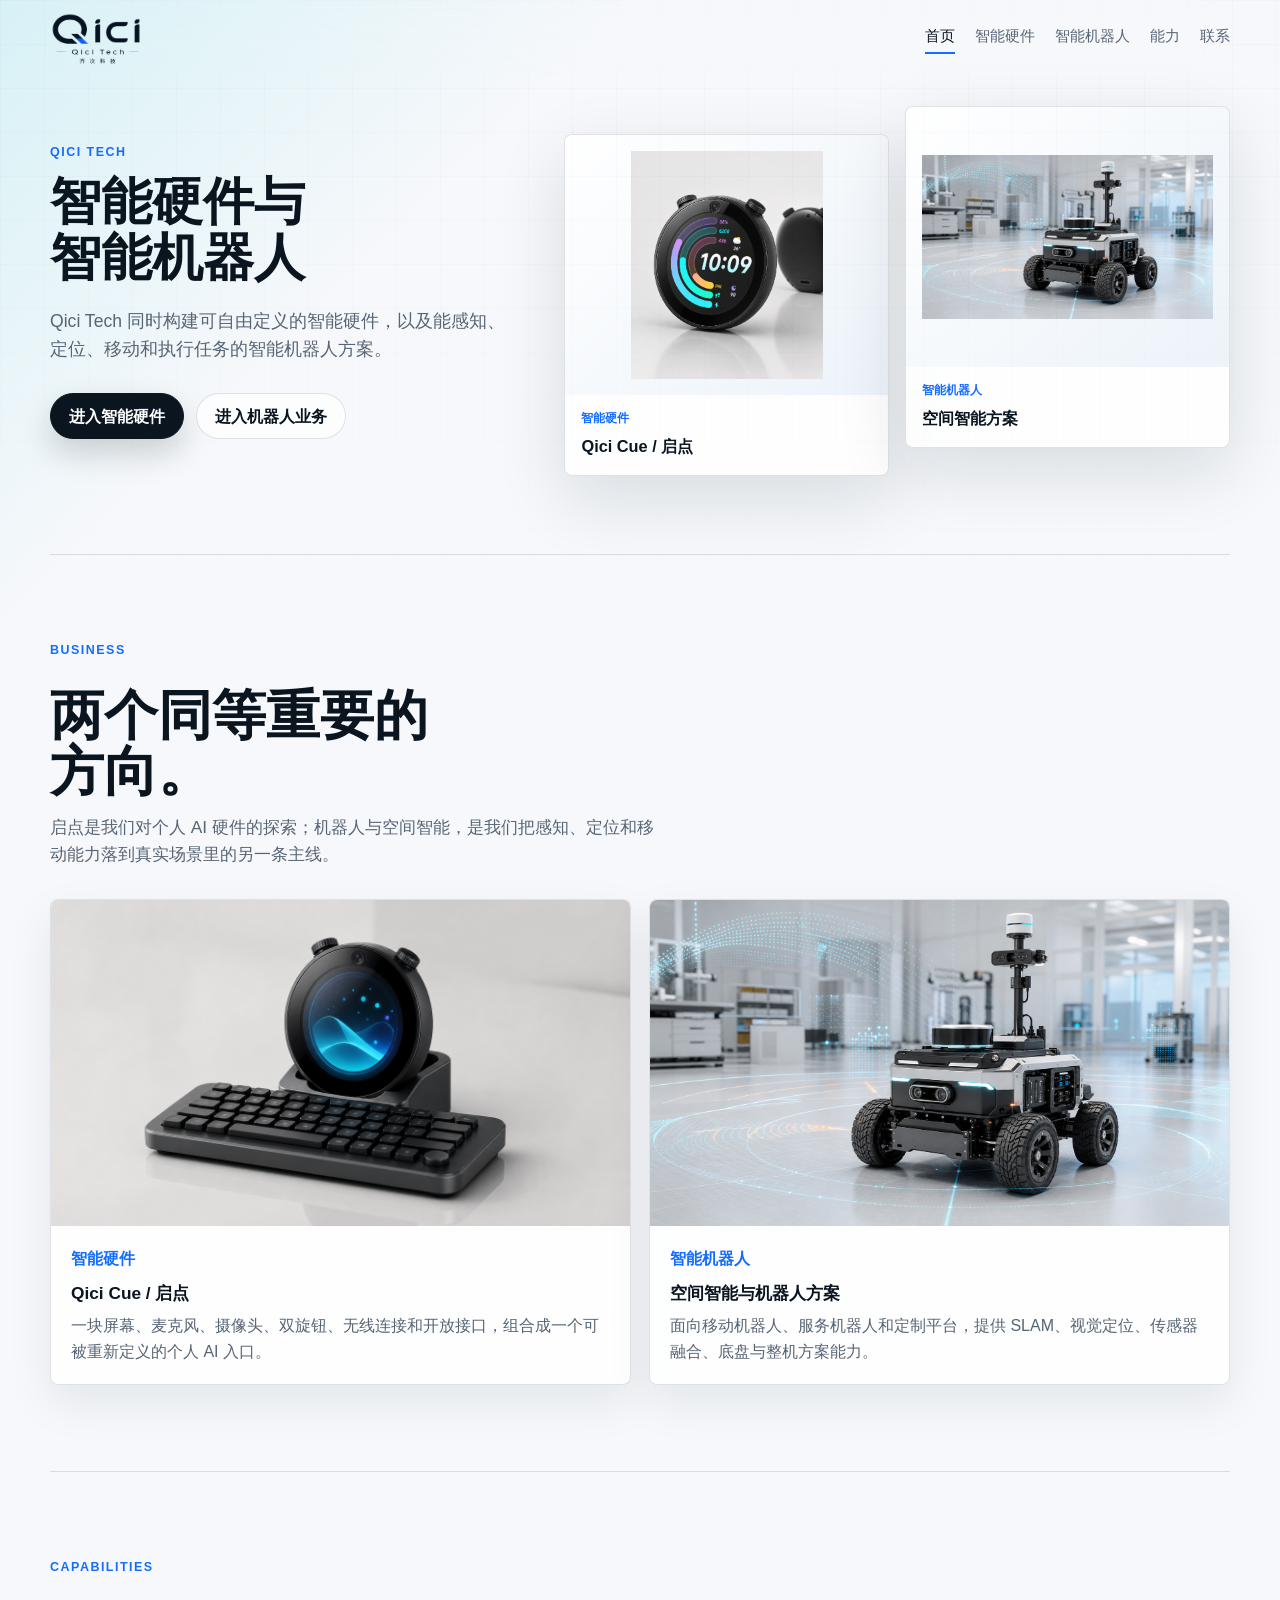
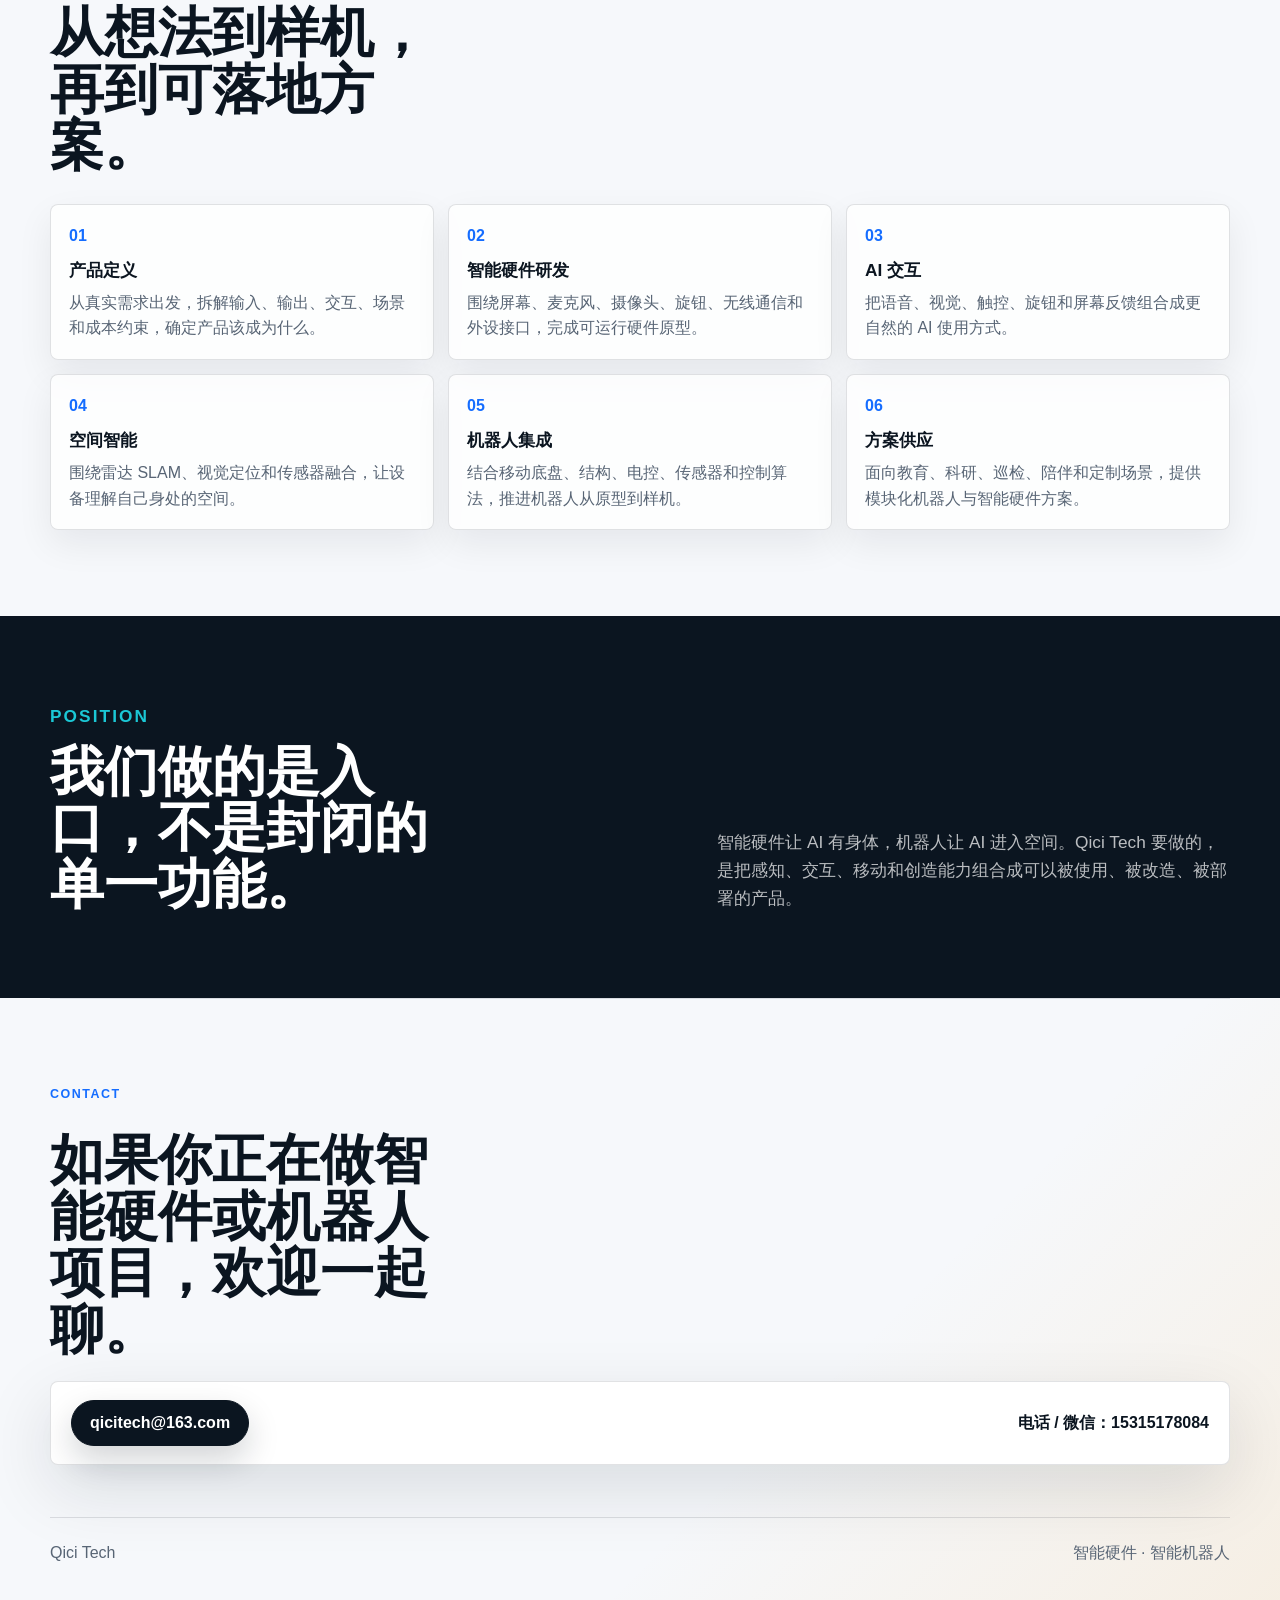
<file: index.html>
<!doctype html>
<html lang="zh-CN">
  <head>
    <meta charset="utf-8" />
    <meta name="viewport" content="width=device-width, initial-scale=1" />
    <meta
      name="description"
      content="Qici Tech 聚焦智能硬件、AI 交互、空间智能与智能机器人研发，提供从产品定义到机器人方案落地的综合能力。"
    />
    <title>Qici Tech | 智能硬件与智能机器人</title>
    <link rel="stylesheet" href="./styles.css?v=20260701-homefix" />
  </head>
  <body>
    <header class="topbar">
      <a class="brand" href="./index.html" aria-label="Qici Tech 首页">
        <img src="./assets/logo-transparent.png" alt="Qici Tech" />
      </a>
      <nav class="nav" aria-label="主导航">
        <a href="./index.html" aria-current="page">首页</a>
        <a href="./cue.html">智能硬件</a>
        <a href="./robotics.html">智能机器人</a>
        <a href="#capabilities">能力</a>
        <a href="#contact">联系</a>
      </nav>
    </header>

    <main>
      <section class="hero home-hero" id="top">
        <div class="hero-copy">
          <p class="eyebrow">Qici Tech</p>
          <h1 class="home-title">智能硬件与智能机器人</h1>
          <p class="lede">
            Qici Tech 同时构建可自由定义的智能硬件，以及能感知、定位、移动和执行任务的智能机器人方案。
          </p>
          <div class="actions">
            <a class="button primary" href="./cue.html">进入智能硬件</a>
            <a class="button secondary" href="./robotics.html">进入机器人业务</a>
          </div>
        </div>

        <div class="home-showcase" aria-label="Qici Tech 产品与机器人能力">
          <figure class="showcase-main">
            <img src="./assets/qici-cue-product.png" alt="Qici Cue 智能硬件产品图" />
            <figcaption>
              <span>智能硬件</span>
              <strong>Qici Cue / 启点</strong>
            </figcaption>
          </figure>
          <figure class="showcase-secondary">
            <img src="./assets/robotics-spatial-intelligence.png" alt="智能机器人与空间智能方案图" />
            <figcaption>
              <span>智能机器人</span>
              <strong>空间智能方案</strong>
            </figcaption>
          </figure>
        </div>
      </section>

      <section class="section business" id="business">
        <div class="section-heading">
          <p class="eyebrow">Business</p>
          <h2>两个同等重要的方向。</h2>
          <p>
            启点是我们对个人 AI 硬件的探索；机器人与空间智能，是我们把感知、定位和移动能力落到真实场景里的另一条主线。
          </p>
        </div>

        <div class="business-grid">
          <a class="business-card" href="./cue.html">
            <img src="./assets/qici-cue-keyboard-dock.png" alt="Qici Cue 搭配键盘外设" />
            <div>
              <span>智能硬件</span>
              <h3>Qici Cue / 启点</h3>
              <p>
                一块屏幕、麦克风、摄像头、双旋钮、无线连接和开放接口，组合成一个可被重新定义的个人 AI 入口。
              </p>
            </div>
          </a>

          <a class="business-card" href="./robotics.html">
            <img src="./assets/robotics-spatial-intelligence.png" alt="移动机器人空间智能方案" />
            <div>
              <span>智能机器人</span>
              <h3>空间智能与机器人方案</h3>
              <p>
                面向移动机器人、服务机器人和定制平台，提供 SLAM、视觉定位、传感器融合、底盘与整机方案能力。
              </p>
            </div>
          </a>
        </div>
      </section>

      <section class="section capabilities" id="capabilities">
        <div class="section-heading">
          <p class="eyebrow">Capabilities</p>
          <h2>从想法到样机，再到可落地方案。</h2>
        </div>

        <div class="capability-grid">
          <article>
            <span>01</span>
            <h3>产品定义</h3>
            <p>从真实需求出发，拆解输入、输出、交互、场景和成本约束，确定产品该成为什么。</p>
          </article>
          <article>
            <span>02</span>
            <h3>智能硬件研发</h3>
            <p>围绕屏幕、麦克风、摄像头、旋钮、无线通信和外设接口，完成可运行硬件原型。</p>
          </article>
          <article>
            <span>03</span>
            <h3>AI 交互</h3>
            <p>把语音、视觉、触控、旋钮和屏幕反馈组合成更自然的 AI 使用方式。</p>
          </article>
          <article>
            <span>04</span>
            <h3>空间智能</h3>
            <p>围绕雷达 SLAM、视觉定位和传感器融合，让设备理解自己身处的空间。</p>
          </article>
          <article>
            <span>05</span>
            <h3>机器人集成</h3>
            <p>结合移动底盘、结构、电控、传感器和控制算法，推进机器人从原型到样机。</p>
          </article>
          <article>
            <span>06</span>
            <h3>方案供应</h3>
            <p>面向教育、科研、巡检、陪伴和定制场景，提供模块化机器人与智能硬件方案。</p>
          </article>
        </div>
      </section>

      <section class="section statement">
        <div>
          <p class="eyebrow">Position</p>
          <h2>我们做的是入口，不是封闭的单一功能。</h2>
        </div>
        <p>
          智能硬件让 AI 有身体，机器人让 AI 进入空间。Qici Tech 要做的，是把感知、交互、移动和创造能力组合成可以被使用、被改造、被部署的产品。
        </p>
      </section>

      <section class="section contact" id="contact">
        <div class="section-heading">
          <p class="eyebrow">Contact</p>
          <h2>如果你正在做智能硬件或机器人项目，欢迎一起聊。</h2>
        </div>
        <div class="contact-row">
          <a class="button primary" href="mailto:qicitech@163.com">qicitech@163.com</a>
          <a class="contact-link" href="tel:15315178084">电话 / 微信：15315178084</a>
        </div>
      </section>
    </main>

    <footer class="footer">
      <span>Qici Tech</span>
      <span>智能硬件 · 智能机器人</span>
    </footer>
  </body>
</html>
</file>
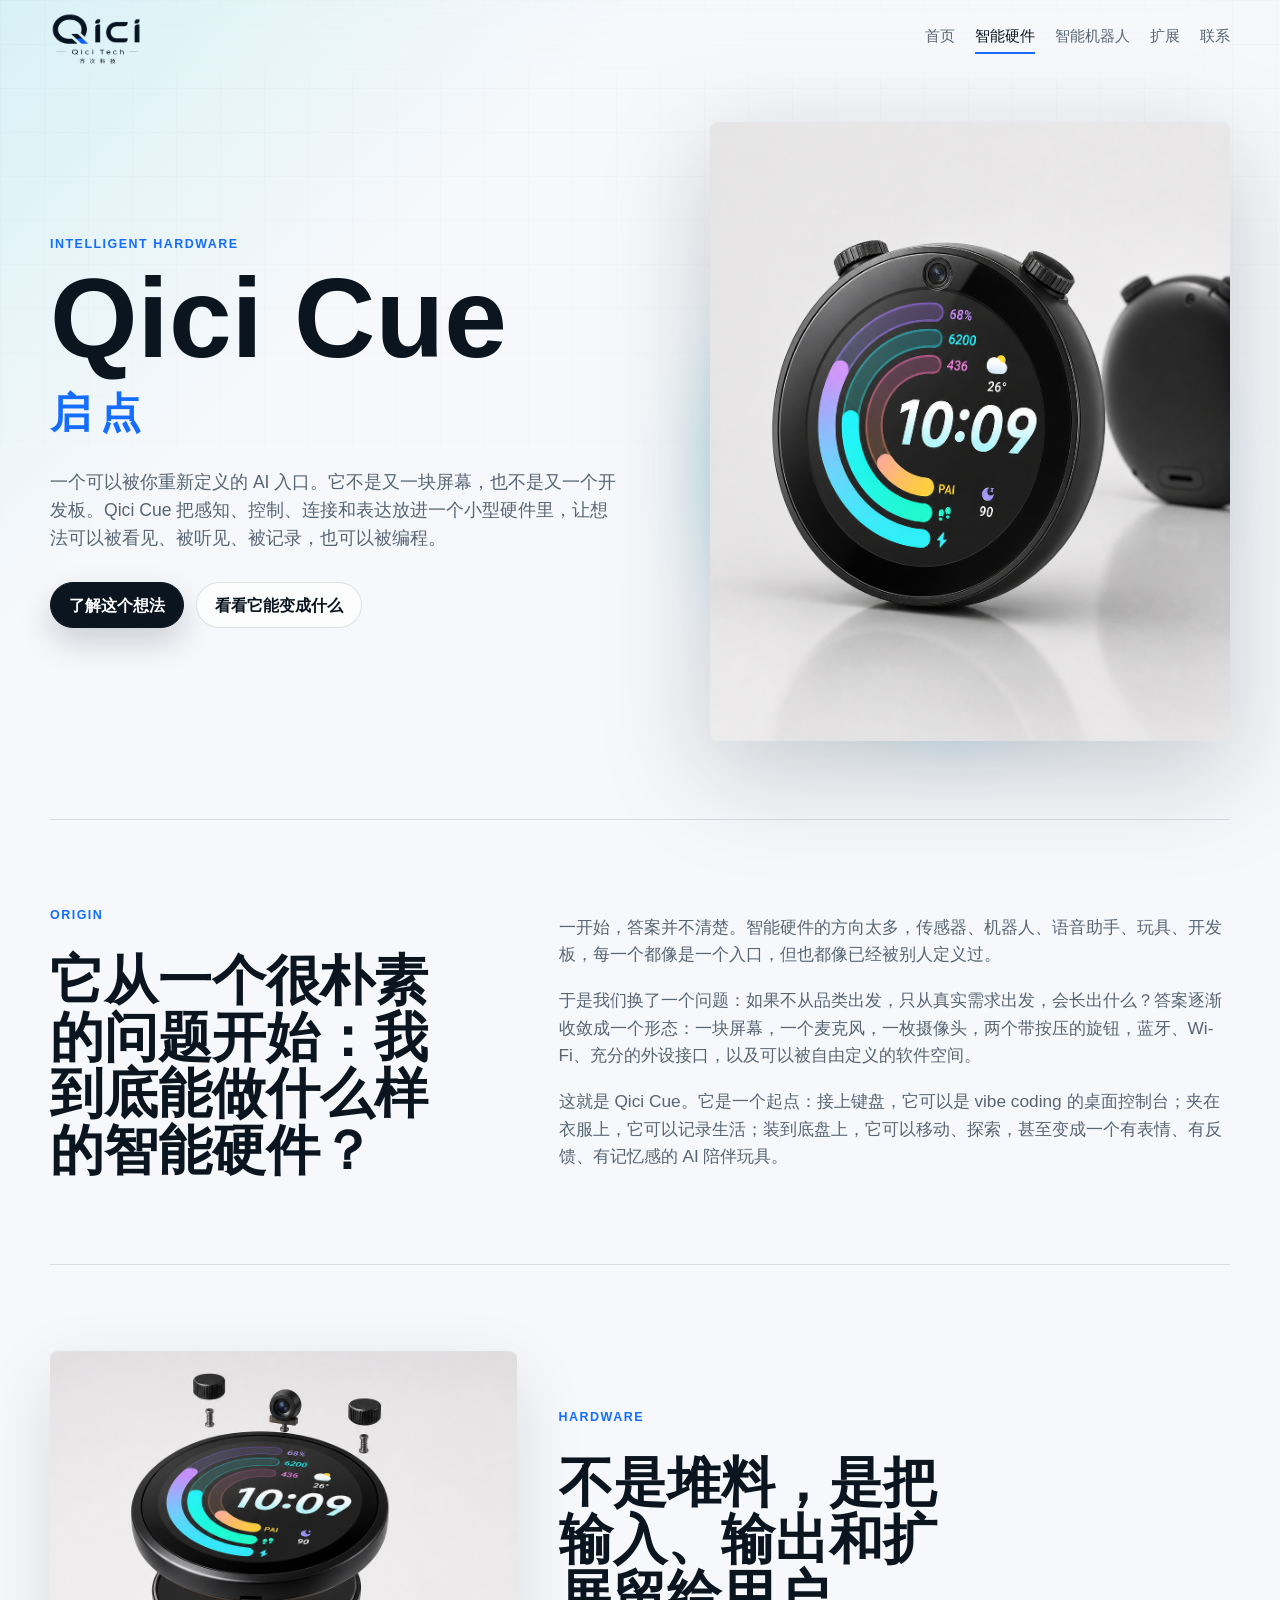
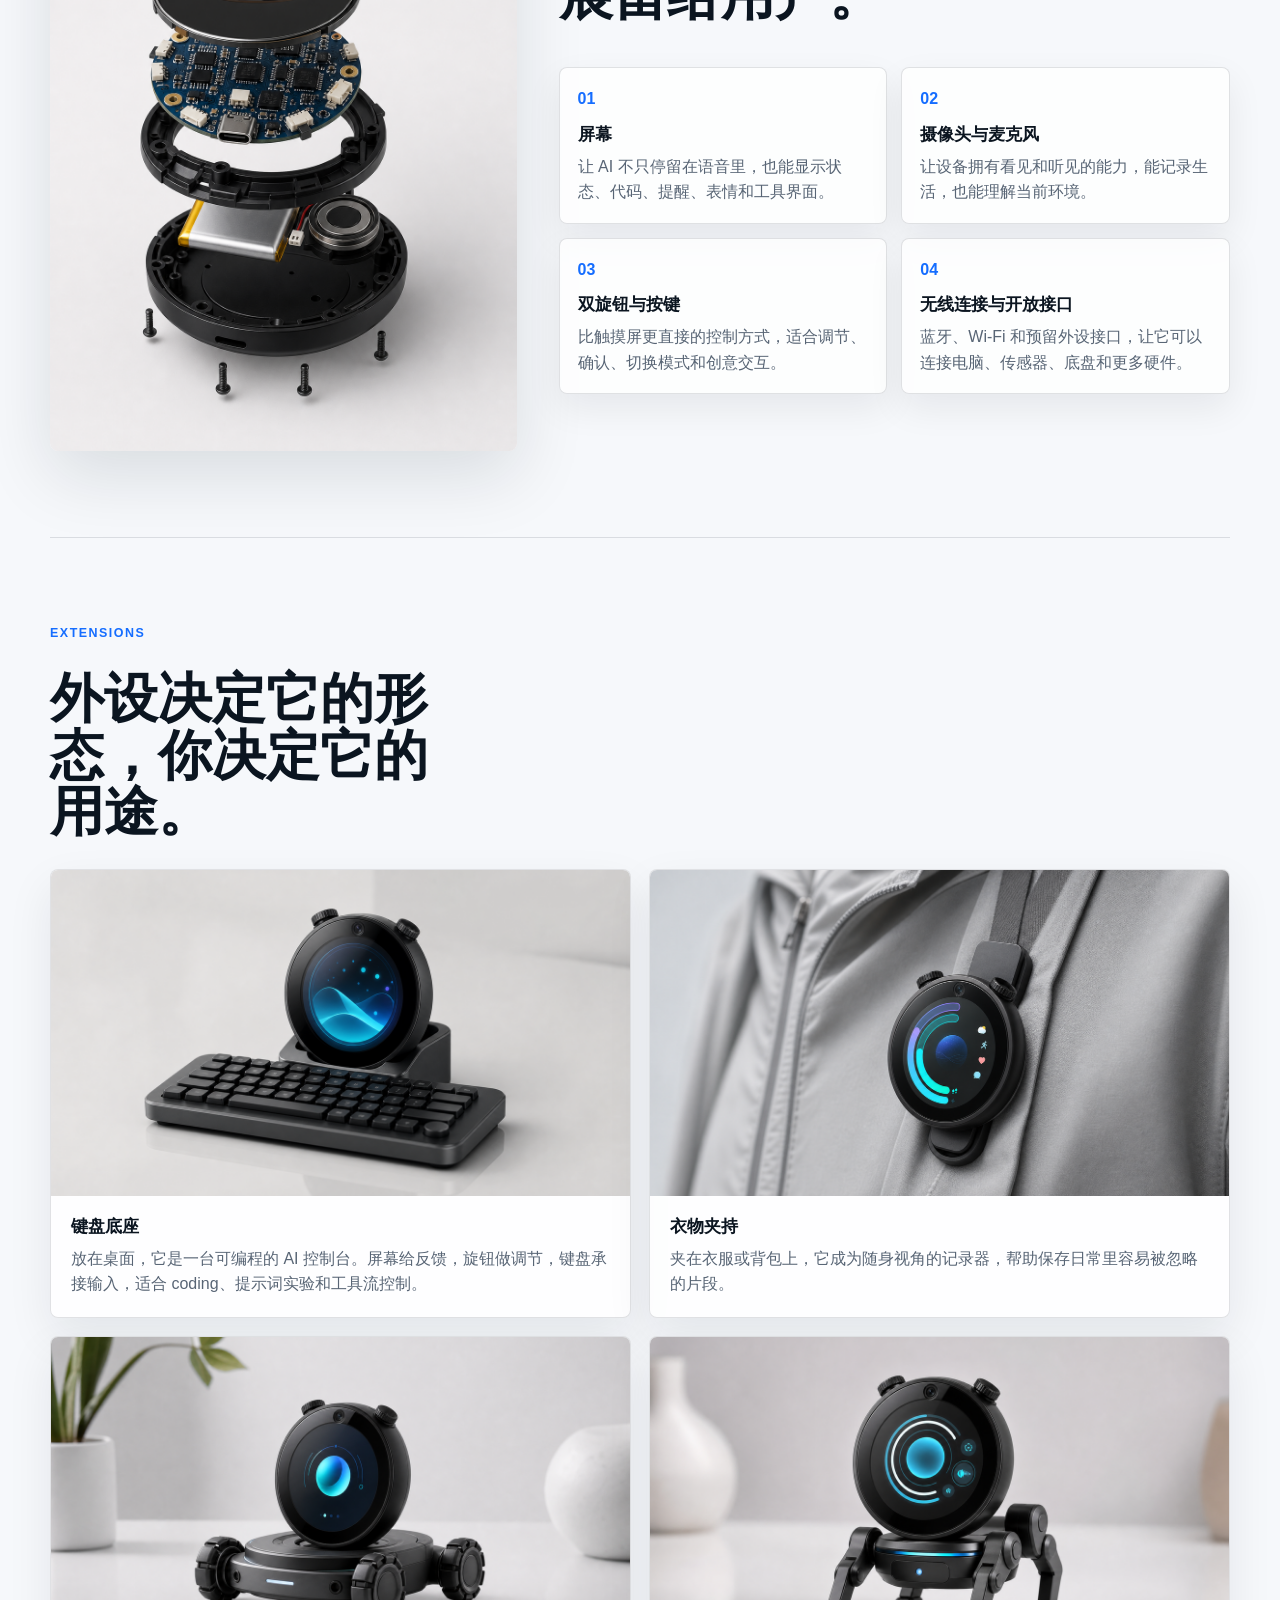
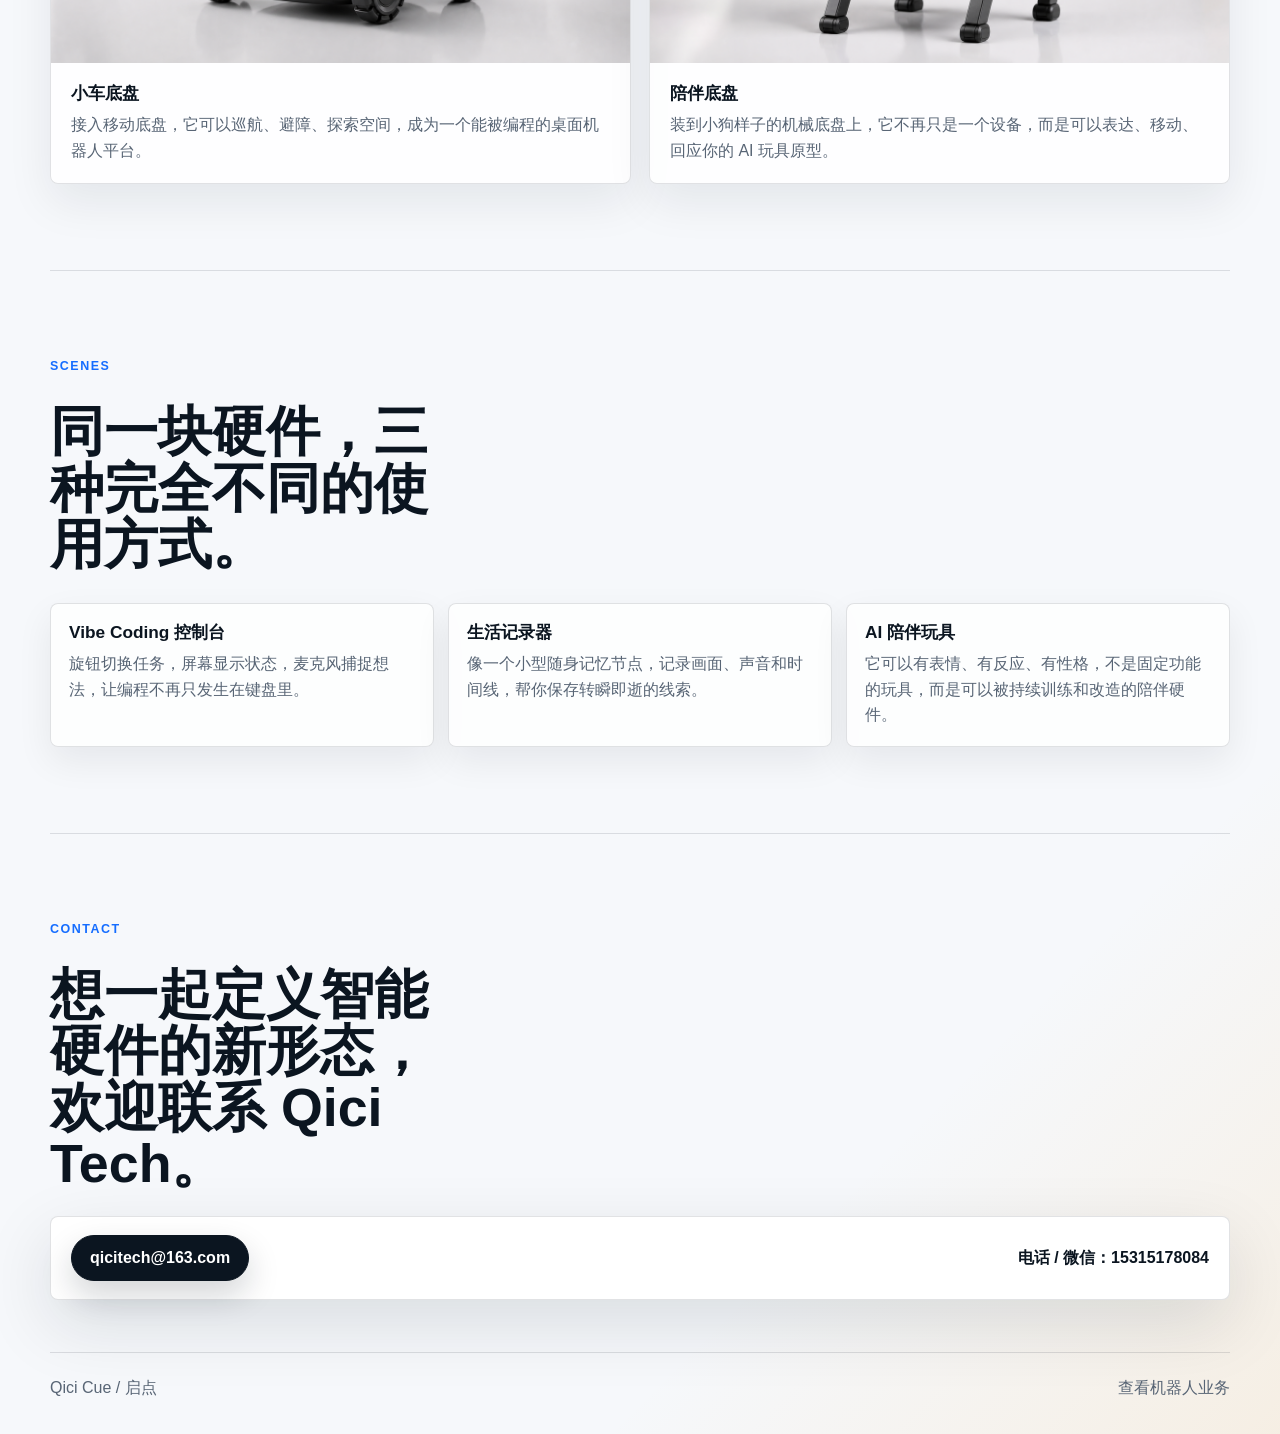
<file: cue.html>
<!doctype html>
<html lang="zh-CN">
  <head>
    <meta charset="utf-8" />
    <meta name="viewport" content="width=device-width, initial-scale=1" />
    <meta
      name="description"
      content="Qici Cue / 启点是一台可自由定义的个人 AI 硬件，集屏幕、麦克风、摄像头、双旋钮、无线连接和开放接口于一体。"
    />
    <title>Qici Cue / 启点 | Qici Tech</title>
    <link rel="stylesheet" href="./styles.css?v=20260701-homefix" />
  </head>
  <body>
    <header class="topbar">
      <a class="brand" href="./index.html" aria-label="Qici Tech 首页">
        <img src="./assets/logo-transparent.png" alt="Qici Tech" />
      </a>
      <nav class="nav" aria-label="主导航">
        <a href="./index.html">首页</a>
        <a href="./cue.html" aria-current="page">智能硬件</a>
        <a href="./robotics.html">智能机器人</a>
        <a href="#extensions">扩展</a>
        <a href="#contact">联系</a>
      </nav>
    </header>

    <main>
      <section class="hero product-hero" id="top">
        <div class="hero-grid">
          <div class="hero-copy">
            <p class="eyebrow">Intelligent Hardware</p>
            <h1 class="product-title">Qici Cue</h1>
            <p class="product-name-cn">启点</p>
            <p class="lede">
              一个可以被你重新定义的 AI 入口。它不是又一块屏幕，也不是又一个开发板。Qici Cue 把感知、控制、连接和表达放进一个小型硬件里，让想法可以被看见、被听见、被记录，也可以被编程。
            </p>
            <div class="actions">
              <a class="button primary" href="#story">了解这个想法</a>
              <a class="button secondary" href="#extensions">看看它能变成什么</a>
            </div>
          </div>

          <figure class="hero-product">
            <img src="./assets/qici-cue-product.png" alt="Qici Cue 产品示意图" />
          </figure>
        </div>
      </section>

      <section class="section intro" id="story">
        <div class="section-heading">
          <p class="eyebrow">Origin</p>
          <h2>它从一个很朴素的问题开始：我到底能做什么样的智能硬件？</h2>
        </div>
        <div class="story-text">
          <p>
            一开始，答案并不清楚。智能硬件的方向太多，传感器、机器人、语音助手、玩具、开发板，每一个都像是一个入口，但也都像已经被别人定义过。
          </p>
          <p>
            于是我们换了一个问题：如果不从品类出发，只从真实需求出发，会长出什么？答案逐渐收敛成一个形态：一块屏幕，一个麦克风，一枚摄像头，两个带按压的旋钮，蓝牙、Wi-Fi、充分的外设接口，以及可以被自由定义的软件空间。
          </p>
          <p>
            这就是 Qici Cue。它是一个起点：接上键盘，它可以是 vibe coding 的桌面控制台；夹在衣服上，它可以记录生活；装到底盘上，它可以移动、探索，甚至变成一个有表情、有反馈、有记忆感的 AI 陪伴玩具。
          </p>
        </div>
      </section>

      <section class="section split" id="hardware">
        <figure class="product-detail">
          <img src="./assets/qici-cue-exploded.png" alt="Qici Cue 爆炸结构图" />
        </figure>
        <div class="section-heading">
          <p class="eyebrow">Hardware</p>
          <h2>不是堆料，是把输入、输出和扩展留给用户。</h2>
          <div class="feature-list">
            <article>
              <span>01</span>
              <h3>屏幕</h3>
              <p>让 AI 不只停留在语音里，也能显示状态、代码、提醒、表情和工具界面。</p>
            </article>
            <article>
              <span>02</span>
              <h3>摄像头与麦克风</h3>
              <p>让设备拥有看见和听见的能力，能记录生活，也能理解当前环境。</p>
            </article>
            <article>
              <span>03</span>
              <h3>双旋钮与按键</h3>
              <p>比触摸屏更直接的控制方式，适合调节、确认、切换模式和创意交互。</p>
            </article>
            <article>
              <span>04</span>
              <h3>无线连接与开放接口</h3>
              <p>蓝牙、Wi-Fi 和预留外设接口，让它可以连接电脑、传感器、底盘和更多硬件。</p>
            </article>
          </div>
        </div>
      </section>

      <section class="section extensions" id="extensions">
        <div class="section-heading">
          <p class="eyebrow">Extensions</p>
          <h2>外设决定它的形态，你决定它的用途。</h2>
        </div>
        <div class="extension-grid">
          <article class="extension-card">
            <img src="./assets/qici-cue-keyboard-dock.png" alt="Qici Cue 搭配键盘底座" />
            <div>
              <h3>键盘底座</h3>
              <p>放在桌面，它是一台可编程的 AI 控制台。屏幕给反馈，旋钮做调节，键盘承接输入，适合 coding、提示词实验和工具流控制。</p>
            </div>
          </article>
          <article class="extension-card">
            <img src="./assets/qici-cue-wearable-clip.png" alt="Qici Cue 衣物夹持外设" />
            <div>
              <h3>衣物夹持</h3>
              <p>夹在衣服或背包上，它成为随身视角的记录器，帮助保存日常里容易被忽略的片段。</p>
            </div>
          </article>
          <article class="extension-card">
            <img src="./assets/qici-cue-robot-car.png" alt="Qici Cue 小车底盘外设" />
            <div>
              <h3>小车底盘</h3>
              <p>接入移动底盘，它可以巡航、避障、探索空间，成为一个能被编程的桌面机器人平台。</p>
            </div>
          </article>
          <article class="extension-card">
            <img src="./assets/qici-cue-companion-base.png" alt="Qici Cue 陪伴底盘外设" />
            <div>
              <h3>陪伴底盘</h3>
              <p>装到小狗样子的机械底盘上，它不再只是一个设备，而是可以表达、移动、回应你的 AI 玩具原型。</p>
            </div>
          </article>
        </div>
      </section>

      <section class="section scenes">
        <div class="section-heading">
          <p class="eyebrow">Scenes</p>
          <h2>同一块硬件，三种完全不同的使用方式。</h2>
        </div>
        <div class="scene-grid">
          <article>
            <h3>Vibe Coding 控制台</h3>
            <p>旋钮切换任务，屏幕显示状态，麦克风捕捉想法，让编程不再只发生在键盘里。</p>
          </article>
          <article>
            <h3>生活记录器</h3>
            <p>像一个小型随身记忆节点，记录画面、声音和时间线，帮你保存转瞬即逝的线索。</p>
          </article>
          <article>
            <h3>AI 陪伴玩具</h3>
            <p>它可以有表情、有反应、有性格，不是固定功能的玩具，而是可以被持续训练和改造的陪伴硬件。</p>
          </article>
        </div>
      </section>

      <section class="section contact" id="contact">
        <div class="section-heading">
          <p class="eyebrow">Contact</p>
          <h2>想一起定义智能硬件的新形态，欢迎联系 Qici Tech。</h2>
        </div>
        <div class="contact-row">
          <a class="button primary" href="mailto:qicitech@163.com">qicitech@163.com</a>
          <a class="contact-link" href="tel:15315178084">电话 / 微信：15315178084</a>
        </div>
      </section>
    </main>

    <footer class="footer">
      <span>Qici Cue / 启点</span>
      <a href="./robotics.html">查看机器人业务</a>
    </footer>
  </body>
</html>
</file>
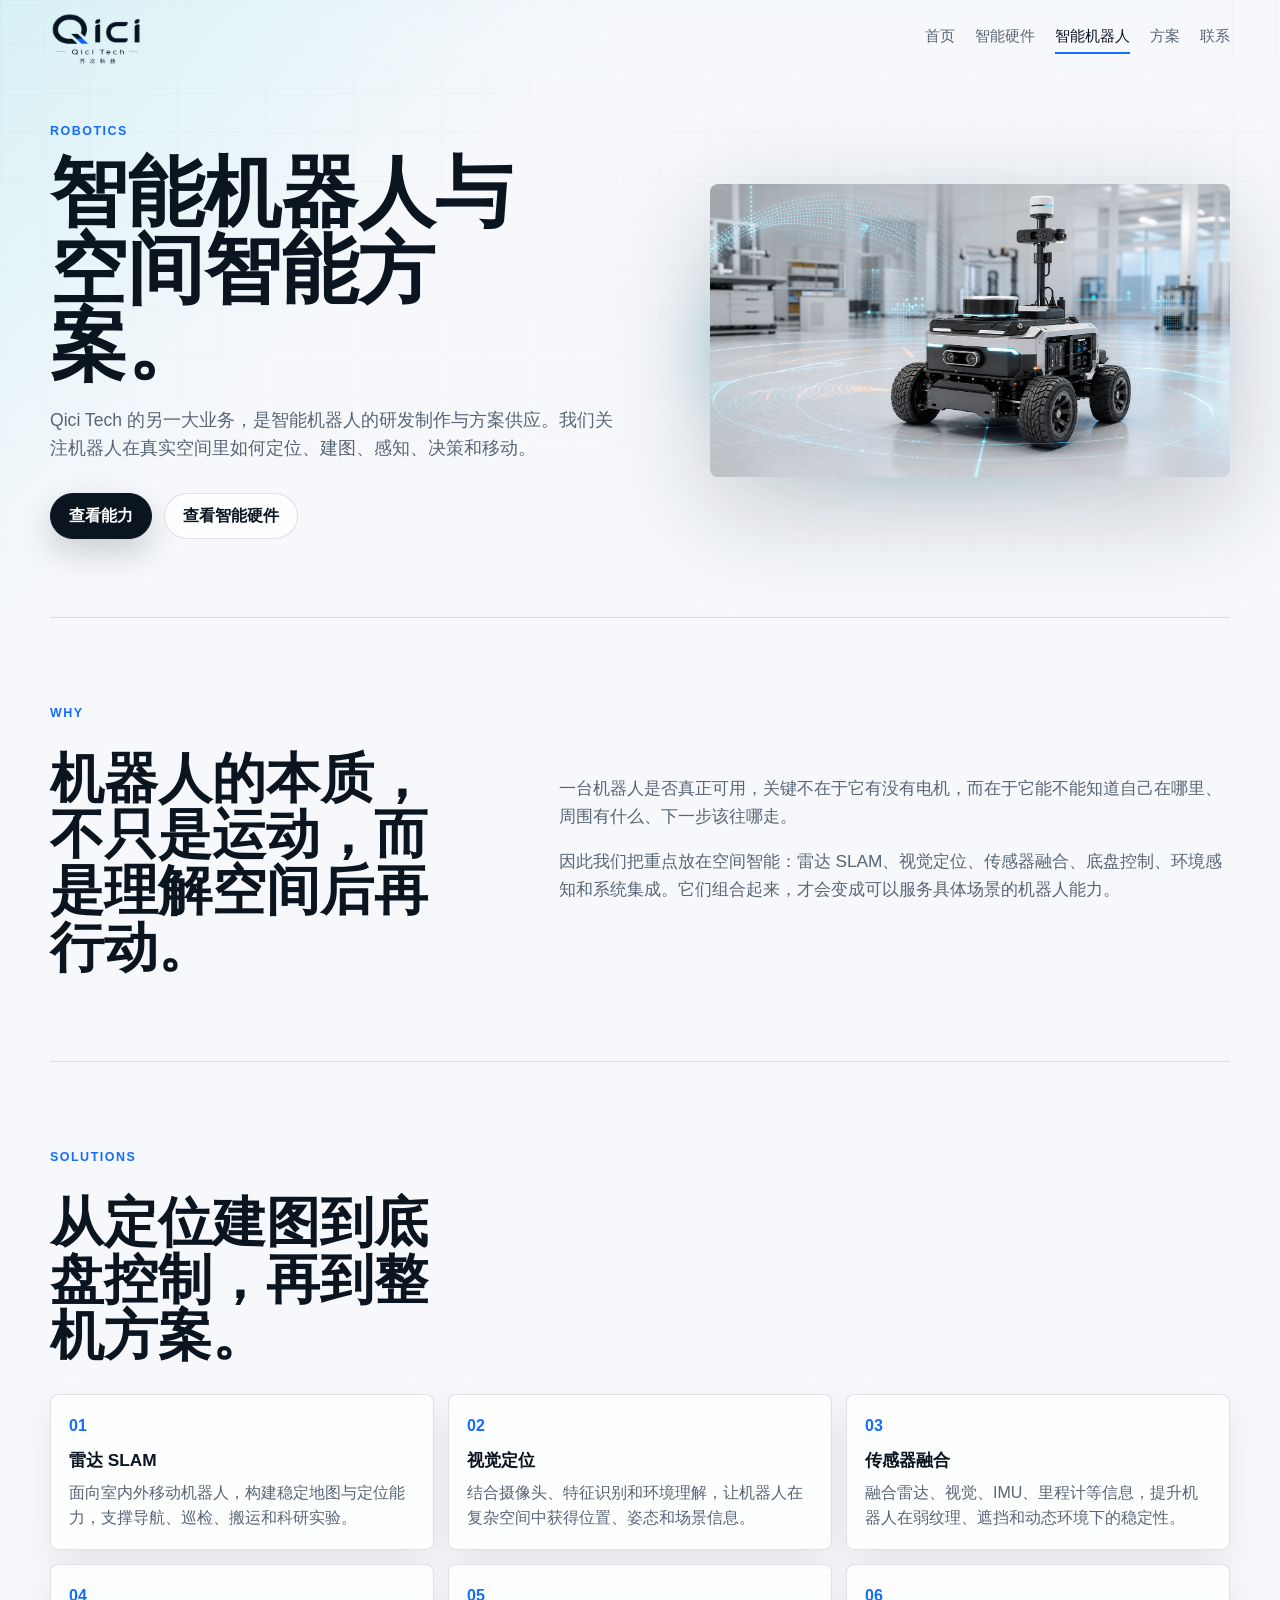
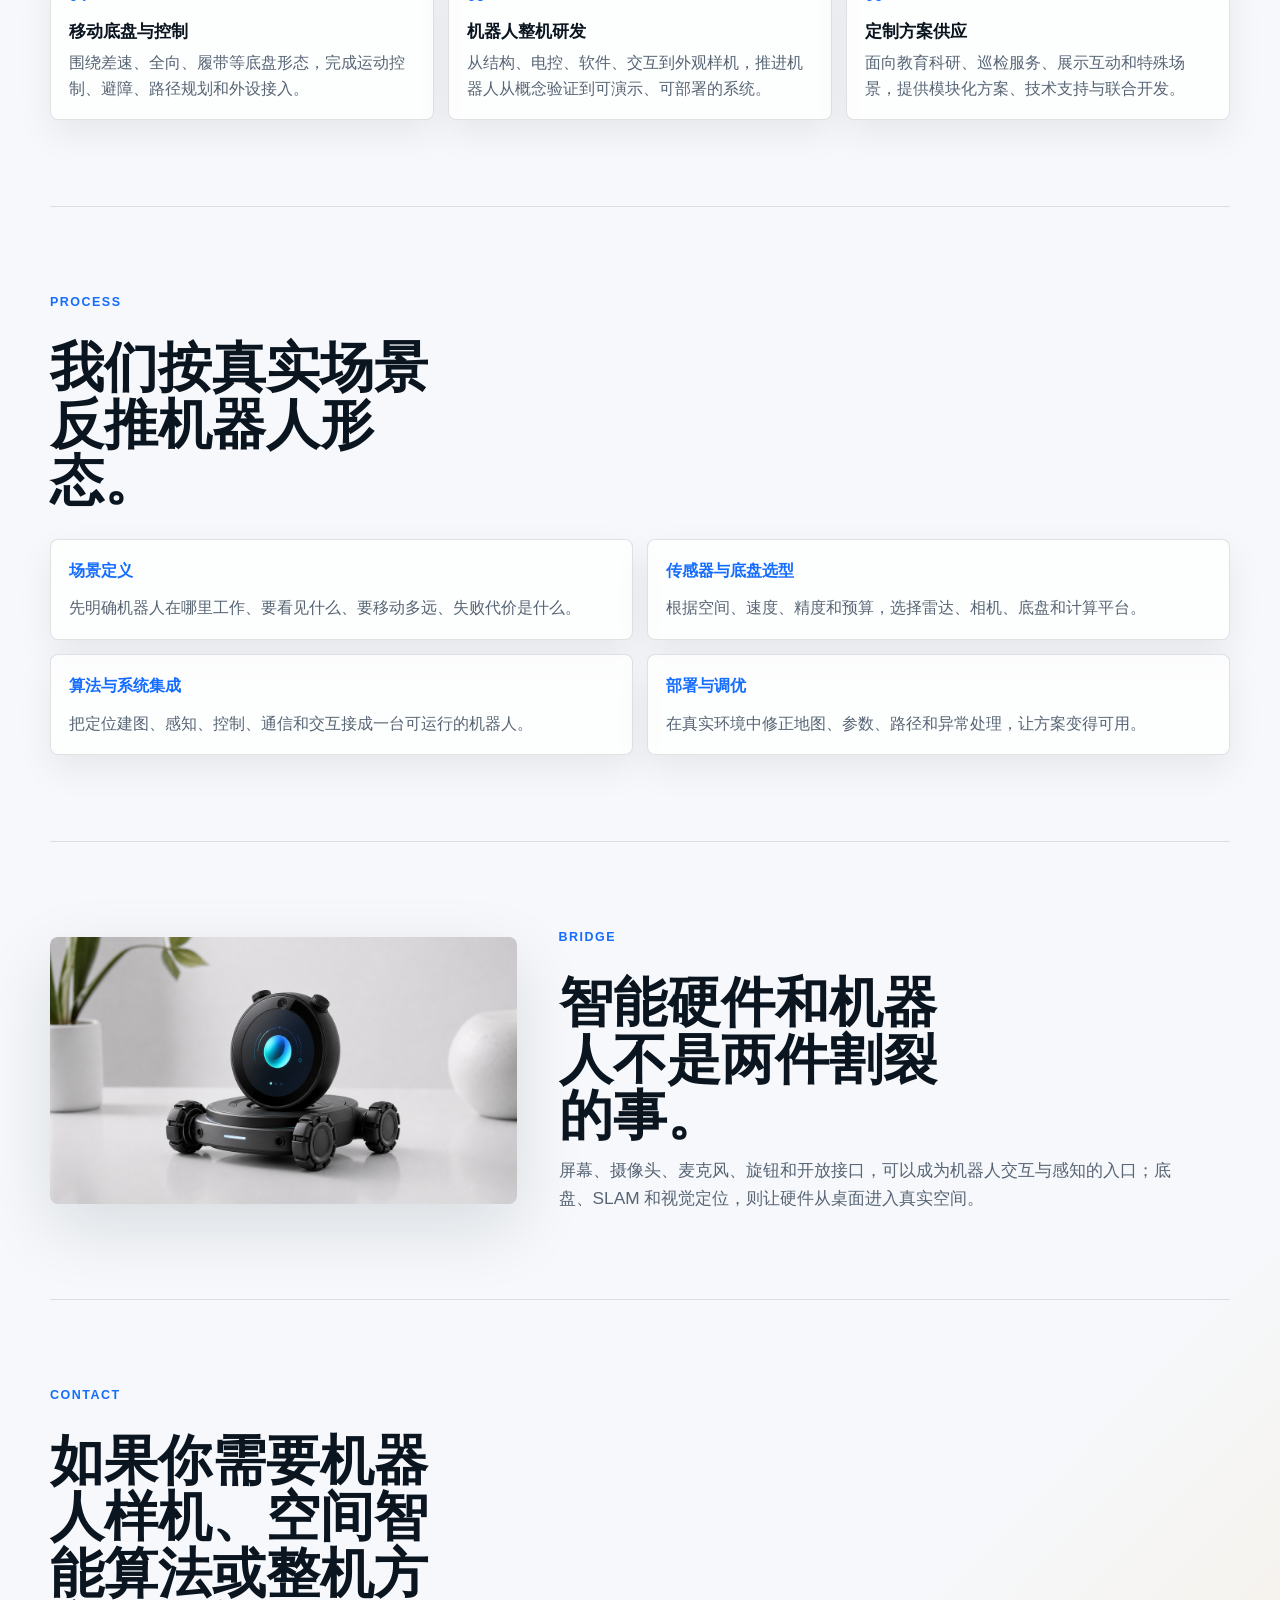
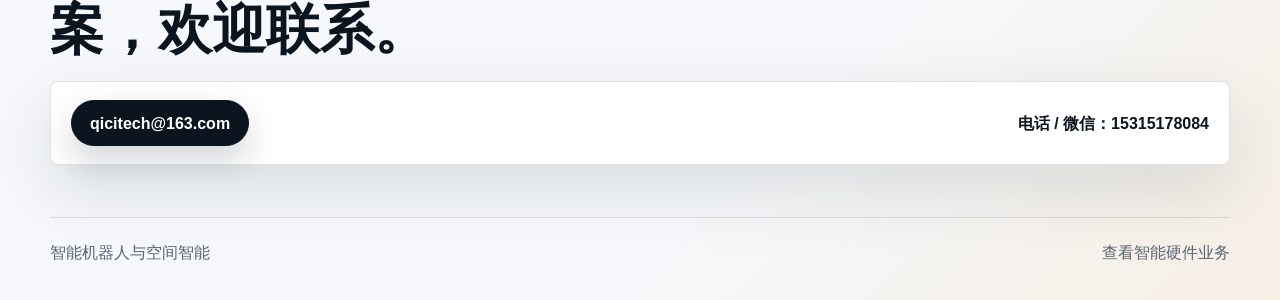
<file: robotics.html>
<!doctype html>
<html lang="zh-CN">
  <head>
    <meta charset="utf-8" />
    <meta name="viewport" content="width=device-width, initial-scale=1" />
    <meta
      name="description"
      content="Qici Tech 提供智能机器人研发、空间智能、雷达 SLAM、视觉定位、传感器融合、移动底盘与机器人整机方案。"
    />
    <title>智能机器人与空间智能 | Qici Tech</title>
    <link rel="stylesheet" href="./styles.css?v=20260701-homefix" />
  </head>
  <body>
    <header class="topbar">
      <a class="brand" href="./index.html" aria-label="Qici Tech 首页">
        <img src="./assets/logo-transparent.png" alt="Qici Tech" />
      </a>
      <nav class="nav" aria-label="主导航">
        <a href="./index.html">首页</a>
        <a href="./cue.html">智能硬件</a>
        <a href="./robotics.html" aria-current="page">智能机器人</a>
        <a href="#solutions">方案</a>
        <a href="#contact">联系</a>
      </nav>
    </header>

    <main>
      <section class="hero robotics-hero" id="top">
        <div class="hero-grid">
          <div class="hero-copy">
            <p class="eyebrow">Robotics</p>
            <h1>智能机器人与空间智能方案。</h1>
            <p class="lede">
              Qici Tech 的另一大业务，是智能机器人的研发制作与方案供应。我们关注机器人在真实空间里如何定位、建图、感知、决策和移动。
            </p>
            <div class="actions">
              <a class="button primary" href="#solutions">查看能力</a>
              <a class="button secondary" href="./cue.html">查看智能硬件</a>
            </div>
          </div>

          <figure class="hero-product">
            <img src="./assets/robotics-spatial-intelligence.png" alt="智能机器人空间智能方案示意图" />
          </figure>
        </div>
      </section>

      <section class="section intro">
        <div class="section-heading">
          <p class="eyebrow">Why</p>
          <h2>机器人的本质，不只是运动，而是理解空间后再行动。</h2>
        </div>
        <div class="story-text">
          <p>
            一台机器人是否真正可用，关键不在于它有没有电机，而在于它能不能知道自己在哪里、周围有什么、下一步该往哪走。
          </p>
          <p>
            因此我们把重点放在空间智能：雷达 SLAM、视觉定位、传感器融合、底盘控制、环境感知和系统集成。它们组合起来，才会变成可以服务具体场景的机器人能力。
          </p>
        </div>
      </section>

      <section class="section solutions" id="solutions">
        <div class="section-heading">
          <p class="eyebrow">Solutions</p>
          <h2>从定位建图到底盘控制，再到整机方案。</h2>
        </div>

        <div class="solution-grid">
          <article>
            <span>01</span>
            <h3>雷达 SLAM</h3>
            <p>面向室内外移动机器人，构建稳定地图与定位能力，支撑导航、巡检、搬运和科研实验。</p>
          </article>
          <article>
            <span>02</span>
            <h3>视觉定位</h3>
            <p>结合摄像头、特征识别和环境理解，让机器人在复杂空间中获得位置、姿态和场景信息。</p>
          </article>
          <article>
            <span>03</span>
            <h3>传感器融合</h3>
            <p>融合雷达、视觉、IMU、里程计等信息，提升机器人在弱纹理、遮挡和动态环境下的稳定性。</p>
          </article>
          <article>
            <span>04</span>
            <h3>移动底盘与控制</h3>
            <p>围绕差速、全向、履带等底盘形态，完成运动控制、避障、路径规划和外设接入。</p>
          </article>
          <article>
            <span>05</span>
            <h3>机器人整机研发</h3>
            <p>从结构、电控、软件、交互到外观样机，推进机器人从概念验证到可演示、可部署的系统。</p>
          </article>
          <article>
            <span>06</span>
            <h3>定制方案供应</h3>
            <p>面向教育科研、巡检服务、展示互动和特殊场景，提供模块化方案、技术支持与联合开发。</p>
          </article>
        </div>
      </section>

      <section class="section process">
        <div class="section-heading">
          <p class="eyebrow">Process</p>
          <h2>我们按真实场景反推机器人形态。</h2>
        </div>
        <div class="process-row">
          <article>
            <span>场景定义</span>
            <p>先明确机器人在哪里工作、要看见什么、要移动多远、失败代价是什么。</p>
          </article>
          <article>
            <span>传感器与底盘选型</span>
            <p>根据空间、速度、精度和预算，选择雷达、相机、底盘和计算平台。</p>
          </article>
          <article>
            <span>算法与系统集成</span>
            <p>把定位建图、感知、控制、通信和交互接成一台可运行的机器人。</p>
          </article>
          <article>
            <span>部署与调优</span>
            <p>在真实环境中修正地图、参数、路径和异常处理，让方案变得可用。</p>
          </article>
        </div>
      </section>

      <section class="section split">
        <figure class="product-detail">
          <img src="./assets/qici-cue-robot-car.png" alt="启点与小车底盘组合的机器人原型" />
        </figure>
        <div class="section-heading">
          <p class="eyebrow">Bridge</p>
          <h2>智能硬件和机器人不是两件割裂的事。</h2>
          <p>
            屏幕、摄像头、麦克风、旋钮和开放接口，可以成为机器人交互与感知的入口；底盘、SLAM 和视觉定位，则让硬件从桌面进入真实空间。
          </p>
        </div>
      </section>

      <section class="section contact" id="contact">
        <div class="section-heading">
          <p class="eyebrow">Contact</p>
          <h2>如果你需要机器人样机、空间智能算法或整机方案，欢迎联系。</h2>
        </div>
        <div class="contact-row">
          <a class="button primary" href="mailto:qicitech@163.com">qicitech@163.com</a>
          <a class="contact-link" href="tel:15315178084">电话 / 微信：15315178084</a>
        </div>
      </section>
    </main>

    <footer class="footer">
      <span>智能机器人与空间智能</span>
      <a href="./cue.html">查看智能硬件业务</a>
    </footer>
  </body>
</html>
</file>
<file: styles.css>
:root {
  color-scheme: light;
  --bg: #f6f8fb;
  --ink: #0b1520;
  --muted: #586575;
  --panel: rgba(255, 255, 255, 0.82);
  --panel-solid: #ffffff;
  --line: rgba(11, 21, 32, 0.12);
  --blue: #156dff;
  --cyan: #1bc7d5;
  --violet: #6d5df2;
  --warm: #f2a93b;
  --shadow: 0 24px 70px rgba(11, 21, 32, 0.12);
  --radius: 8px;
}

* {
  box-sizing: border-box;
}

html {
  scroll-behavior: smooth;
}

body {
  margin: 0;
  font-family: Inter, "Segoe UI", "PingFang SC", "Hiragino Sans GB", "Microsoft YaHei", sans-serif;
  color: var(--ink);
  background:
    linear-gradient(135deg, rgba(27, 199, 213, 0.14), transparent 28rem),
    linear-gradient(315deg, rgba(242, 169, 59, 0.12), transparent 30rem),
    var(--bg);
  line-height: 1.6;
}

body::before {
  content: "";
  position: fixed;
  inset: 0;
  pointer-events: none;
  background-image:
    linear-gradient(rgba(11, 21, 32, 0.035) 1px, transparent 1px),
    linear-gradient(90deg, rgba(11, 21, 32, 0.035) 1px, transparent 1px);
  background-size: 44px 44px;
  mask-image: linear-gradient(to bottom, rgba(0, 0, 0, 0.55), transparent 72%);
}

a {
  color: inherit;
  text-decoration: none;
}

img {
  display: block;
  max-width: 100%;
}

h1,
h2,
h3,
p,
figure {
  margin: 0;
}

.topbar {
  position: sticky;
  top: 0;
  z-index: 10;
  width: min(1180px, calc(100% - 44px));
  margin: 0 auto;
  padding: 12px 0;
  display: flex;
  align-items: center;
  justify-content: space-between;
  gap: 24px;
  backdrop-filter: blur(18px);
}

.brand img {
  width: 92px;
  height: auto;
}

.nav {
  display: flex;
  align-items: center;
  gap: 20px;
  color: var(--muted);
  font-size: 0.95rem;
}

.nav a {
  border-bottom: 2px solid transparent;
  padding-bottom: 4px;
}

.nav a:hover,
.nav a[aria-current="page"] {
  color: var(--ink);
  border-color: var(--blue);
}

.hero {
  width: min(1180px, calc(100% - 44px));
  margin: 0 auto;
  min-height: auto;
  padding: 44px 0 78px;
}

.home-hero {
  display: grid;
  grid-template-columns: minmax(0, 0.82fr) minmax(420px, 1.18fr);
  gap: 52px;
  align-items: center;
  padding-top: 28px;
}

.hero-grid {
  display: grid;
  grid-template-columns: minmax(0, 1fr) minmax(340px, 0.92fr);
  gap: 34px;
  align-items: center;
}

.hero-copy {
  position: relative;
  z-index: 1;
}

.eyebrow {
  margin-bottom: 12px;
  color: var(--blue);
  font-size: 0.78rem;
  font-weight: 800;
  letter-spacing: 0.12em;
  text-transform: uppercase;
}

h1 {
  max-width: 11ch;
  font-size: clamp(3.1rem, 6vw, 6.1rem);
  line-height: 1;
  letter-spacing: 0;
}

.home-title {
  max-width: 10ch;
  font-size: clamp(2.7rem, 4vw, 4.25rem);
  line-height: 1.08;
}

h2 {
  max-width: 14ch;
  font-size: clamp(2rem, 4.2vw, 4.2rem);
  line-height: 1.05;
  letter-spacing: 0;
}

h3 {
  font-size: 1.08rem;
  line-height: 1.25;
}

.product-title {
  max-width: none;
  font-size: clamp(4.4rem, 8.8vw, 8.8rem);
  line-height: 0.92;
}

.product-name-cn {
  margin-top: 10px;
  color: var(--blue);
  font-size: clamp(1.7rem, 3.2vw, 3.3rem);
  font-weight: 800;
  letter-spacing: 0.22em;
}

.lede,
.section-heading > p:not(.eyebrow),
.story-text,
.business-card p,
.capability-grid p,
.feature-list p,
.extension-card p,
.scene-grid p,
.solution-grid p,
.process-row p,
.statement p,
.contact-row {
  color: var(--muted);
}

.lede {
  margin-top: 22px;
  max-width: 58ch;
  font-size: 1.1rem;
}

.actions {
  margin-top: 30px;
  display: flex;
  flex-wrap: wrap;
  gap: 12px;
}

.button {
  min-height: 46px;
  display: inline-flex;
  align-items: center;
  justify-content: center;
  border: 1px solid var(--line);
  border-radius: 999px;
  padding: 0 18px;
  font-weight: 750;
  transition: transform 0.18s ease, box-shadow 0.18s ease;
}

.button:hover {
  transform: translateY(-1px);
}

.primary {
  color: #fff;
  background: var(--ink);
  border-color: var(--ink);
  box-shadow: 0 14px 32px rgba(11, 21, 32, 0.18);
}

.secondary {
  background: rgba(255, 255, 255, 0.72);
  backdrop-filter: blur(14px);
}

.home-showcase {
  display: grid;
  grid-template-columns: repeat(2, minmax(0, 1fr));
  gap: 16px;
  align-items: center;
}

.showcase-main,
.showcase-secondary {
  overflow: hidden;
  border: 1px solid var(--line);
  border-radius: var(--radius);
  background: var(--panel);
  box-shadow: var(--shadow);
}

.showcase-main {
  margin-top: 28px;
}

.showcase-secondary {
  margin-bottom: 28px;
}

.showcase-main img,
.showcase-secondary img {
  width: 100%;
  height: 260px;
  object-fit: contain;
  padding: 16px;
  background: linear-gradient(135deg, rgba(255, 255, 255, 0.86), rgba(230, 239, 247, 0.74));
}

.showcase-main figcaption,
.showcase-secondary figcaption {
  padding: 14px 16px 16px;
  color: var(--ink);
  display: grid;
  gap: 4px;
}

.showcase-main figcaption span,
.showcase-secondary figcaption span {
  color: var(--blue);
  font-size: 0.78rem;
  font-weight: 850;
}

.showcase-main figcaption strong,
.showcase-secondary figcaption strong {
  font-size: 1.02rem;
}

.hero-product {
  position: relative;
}

.hero-product::before {
  content: "";
  position: absolute;
  inset: 12% 4% 0;
  z-index: -1;
  border-radius: 50%;
  background: linear-gradient(135deg, rgba(27, 199, 213, 0.28), rgba(21, 109, 255, 0.12));
  filter: blur(28px);
}

.hero-product img {
  width: min(520px, 100%);
  margin-left: auto;
  border-radius: var(--radius);
  filter: drop-shadow(0 30px 52px rgba(11, 21, 32, 0.2));
}

.section {
  width: min(1180px, calc(100% - 44px));
  margin: 0 auto;
  padding: 86px 0;
  border-top: 1px solid var(--line);
}

.section-heading {
  display: grid;
  gap: 14px;
}

.section-heading > p:not(.eyebrow) {
  max-width: 64ch;
  font-size: 1.08rem;
}

.intro,
.split {
  display: grid;
  grid-template-columns: minmax(280px, 0.82fr) minmax(0, 1.18fr);
  gap: 42px;
  align-items: center;
}

.story-text {
  display: grid;
  gap: 18px;
  font-size: 1.08rem;
}

.business-grid,
.extension-grid {
  margin-top: 30px;
  display: grid;
  grid-template-columns: repeat(2, minmax(0, 1fr));
  gap: 18px;
}

.business-card,
.extension-card {
  overflow: hidden;
  border: 1px solid var(--line);
  border-radius: var(--radius);
  background: var(--panel);
  box-shadow: 0 18px 46px rgba(11, 21, 32, 0.08);
}

.business-card {
  display: grid;
  grid-template-rows: auto 1fr;
  transition: transform 0.18s ease, box-shadow 0.18s ease;
}

.business-card:hover {
  transform: translateY(-2px);
  box-shadow: var(--shadow);
}

.business-card img,
.extension-card img {
  width: 100%;
  aspect-ratio: 16 / 9;
  object-fit: cover;
}

.business-card div,
.extension-card div {
  padding: 20px;
}

.business-card span,
.capability-grid span,
.feature-list span,
.solution-grid span,
.process-row span {
  display: inline-block;
  margin-bottom: 12px;
  color: var(--blue);
  font-weight: 850;
}

.business-card h3,
.extension-card h3,
.capability-grid h3,
.feature-list h3,
.scene-grid h3,
.solution-grid h3 {
  margin-bottom: 8px;
}

.capability-grid,
.feature-list,
.scene-grid,
.solution-grid,
.process-row {
  margin-top: 30px;
  display: grid;
  gap: 14px;
}

.capability-grid,
.solution-grid {
  grid-template-columns: repeat(3, minmax(0, 1fr));
}

.feature-list,
.process-row {
  grid-template-columns: repeat(2, minmax(0, 1fr));
}

.scene-grid {
  grid-template-columns: repeat(3, minmax(0, 1fr));
}

.capability-grid article,
.feature-list article,
.scene-grid article,
.solution-grid article,
.process-row article {
  min-height: 100%;
  border: 1px solid var(--line);
  border-radius: var(--radius);
  background: rgba(255, 255, 255, 0.76);
  padding: 18px;
  box-shadow: 0 14px 36px rgba(11, 21, 32, 0.07);
}

.product-detail img {
  border-radius: var(--radius);
  box-shadow: var(--shadow);
}

.statement {
  width: 100%;
  max-width: none;
  display: grid;
  grid-template-columns: minmax(260px, 1fr) minmax(280px, 0.82fr);
  gap: 42px;
  align-items: end;
  color: #fff;
  background: var(--ink);
  padding: 86px max(22px, calc((100vw - 1180px) / 2));
}

.statement .eyebrow {
  color: var(--cyan);
}

.statement p {
  color: rgba(255, 255, 255, 0.72);
  font-size: 1.08rem;
}

.contact {
  padding-bottom: 52px;
}

.contact-row {
  margin-top: 24px;
  display: flex;
  align-items: center;
  justify-content: space-between;
  gap: 16px;
  padding: 18px 20px;
  border: 1px solid var(--line);
  border-radius: var(--radius);
  background: var(--panel-solid);
  box-shadow: var(--shadow);
}

.contact-link {
  color: var(--ink);
  font-weight: 750;
}

.footer {
  width: min(1180px, calc(100% - 44px));
  margin: 0 auto;
  padding: 22px 0 34px;
  display: flex;
  justify-content: space-between;
  gap: 16px;
  color: var(--muted);
  border-top: 1px solid var(--line);
}

.footer a:hover {
  color: var(--ink);
}

@media (max-width: 960px) {
  .topbar,
  .contact-row,
  .footer {
    align-items: flex-start;
    flex-direction: column;
  }

  .nav {
    flex-wrap: wrap;
    gap: 14px;
  }

  .hero,
  .section,
  .footer,
  .topbar {
    width: min(1180px, calc(100% - 36px));
  }

  .hero {
    min-height: auto;
    padding: 34px 0 62px;
  }

  .home-hero,
  .hero-grid,
  .intro,
  .split,
  .statement {
    grid-template-columns: 1fr;
  }

  .home-showcase,
  .business-grid,
  .extension-grid,
  .capability-grid,
  .feature-list,
  .scene-grid,
  .solution-grid,
  .process-row {
    grid-template-columns: 1fr;
  }

  .showcase-main,
  .showcase-secondary {
    margin: 0;
  }

  .showcase-main img,
  .showcase-secondary img {
    height: auto;
  }

  h1 {
    max-width: 12ch;
    font-size: clamp(2.8rem, 13vw, 4.4rem);
  }

  h2 {
    max-width: 16ch;
  }

  .product-title {
    font-size: clamp(3.7rem, 18vw, 5.8rem);
  }

  .product-name-cn {
    font-size: 1.7rem;
  }

  .section {
    padding: 60px 0;
  }

  .statement {
    width: 100%;
    padding: 64px 18px;
  }
}
</file>
